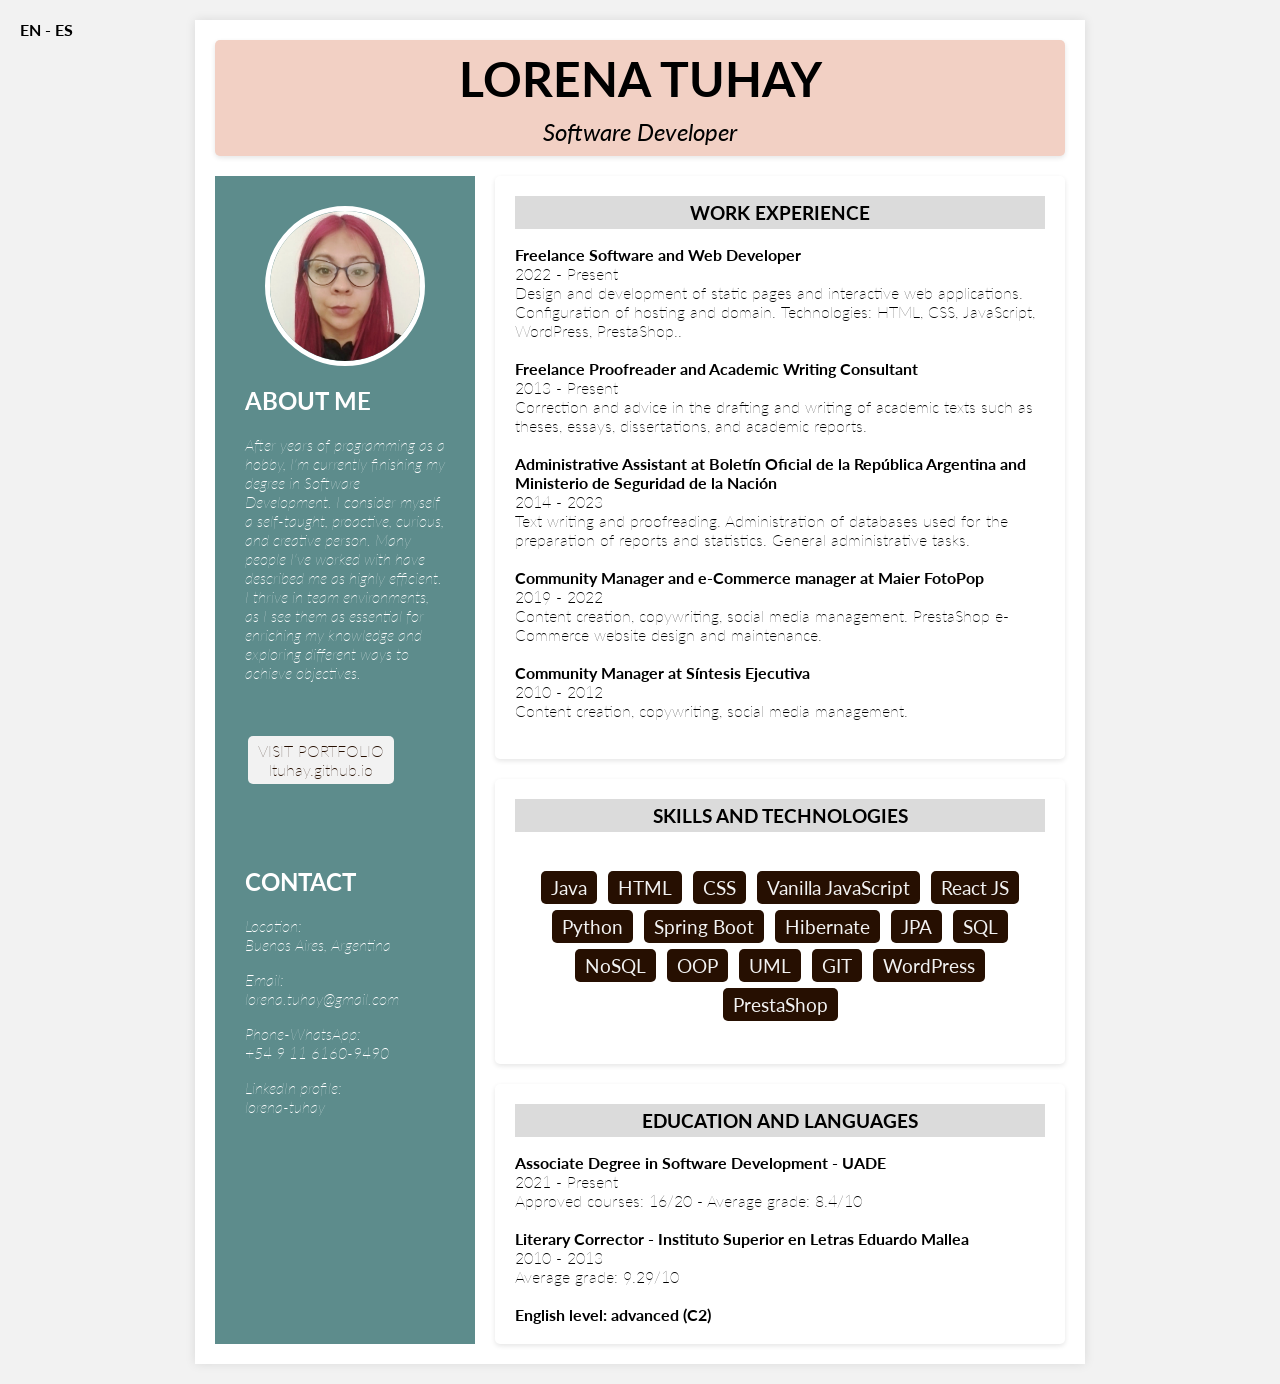
<file: index.html>
<!DOCTYPE html>
<html lang="en">

<head>
  <meta charset="UTF-8">
  <meta name="viewport" content="width=device-width, initial-scale=1.0">
  <title>Lorena Tuhay's CV</title>
  <link rel="stylesheet" href="styles.css">
</head>

<body>
  <div class="languaje">
    EN - <a class="languajel" href="https://ltuhay.github.io/cv-es/">ES</a>
  </div>
  <div class="container">
    <header>
      <div class="header-content">
        <div class="header-text">
          <h1>LORENA TUHAY</h1>
          <p class="developer">Software Developer</p>
        </div>
      </div>
    </header>
    <div class="side-column">
      <div class="personal-info">
        <img class="pic" src="pic.jpg">
        <div class="personal">
          <h2>ABOUT ME</h2>
          <p>After years of programming as a hobby, I'm currently finishing my degree in Software Development. I
            consider myself a self-taught, proactive, curious, and creative person. Many people I've worked with have
            described me as highly efficient. I thrive in team environments, as I see them as essential for enriching my
            knowledge and exploring different ways to achieve objectives.
          </p>
          <br>
          <p><a class="portfolio-link" href='https://ltuhay.github.io/' target="_blank">VISIT PORTFOLIO<br>
              ltuhay.github.io</a></p>
        </div>
        <div class="contact">
          <h2>CONTACT</h2>
          <p>Location: <br>Buenos Aires, Argentina</p>
          <p>Email: <br><a class="link-data" href="mailto:lorena.tuhay@gmail.com">lorena.tuhay@gmail.com</a></p>
          <p>Phone-WhatsApp: <br><a class="link-data" href="https://wa.me/5491161609490">+54 9 11 6160-9490</a></p>
          <p>LinkedIn profile: <br><a class="link-data"
              href="https://www.linkedin.com/in/lorena-tuhay-292085218/">lorena-tuhay</a></p>
        </div>
      </div>
    </div>

    <div class="section educ">
      <h2>EDUCATION AND LANGUAGES</h2>
      <p class="subt">Associate Degree in Software Development - UADE</p>
      <p class="text">2021 - Present </p>
      <p class="text">Approved courses: 16/20 - Average grade: 8.4/10</p>
      <br>
      <p class="subt">Literary Corrector - Instituto Superior en Letras Eduardo Mallea</p>
      <p class="text">2010 - 2013 </p>
      <p class="text">Average grade: 9.29/10</p>
      <br>
      <p class="subt">English level: advanced (C2)</p>
    </div>
    <div class="section sw">
      <h2>SKILLS AND TECHNOLOGIES</h2>
      <div class="skillbox">
        <span class="skill">Java</span>
        <span class="skill">HTML</span>
        <span class="skill">CSS</span>
        <span class="skill">Vanilla JavaScript</span>
        <span class="skill">React JS</span>
        <span class="skill">Python</span>
        <span class="skill">Spring Boot</span>
        <span class="skill">Hibernate</span>
        <span class="skill">JPA</span>
        <span class="skill">SQL</span>
        <span class="skill">NoSQL</span>
        <span class="skill">OOP</span>
        <span class="skill">UML</span>
        <span class="skill">GIT</span>
        <span class="skill">WordPress</span>
        <span class="skill">PrestaShop</span>
      </div>
    </div>
    <div class="section xp">
      <h2>WORK EXPERIENCE</h2>
      <p class="subt">Freelance Software and Web Developer </p>
      <p class="text">2022 - Present </p>
      <p class="text">Design and development of static pages and interactive web applications. Configuration of hosting
        and domain. Technologies: HTML, CSS, JavaScript, WordPress, PrestaShop..</p>
      <br>
      <p class="subt">Freelance Proofreader and Academic Writing Consultant</p>
      <p class="text">2013 - Present </p>
      <p class="text">Correction and advice in the drafting and writing of academic texts such as theses, essays,
        dissertations, and academic reports. </p>
      <br>
      <p class="subt">Administrative Assistant at Boletín Oficial de la República Argentina and Ministerio de Seguridad de la Nación</p>
      <p class="text">2014 - 2023 </p>
      <p class="text">Text writing and proofreading. Administration of databases used for the preparation of reports and statistics. General administrative tasks. </p>
      <br>
      <p class="subt">Community Manager and e-Commerce manager at Maier FotoPop</p>
      <p class="text">2019 - 2022 </p>
      <p class="text">Content creation, copywriting, social media management. PrestaShop e-Commerce website design and
        maintenance. </p>
      <br>
      <p class="subt">Community Manager at Síntesis Ejecutiva</p>
      <p class="text">2010 - 2012 </p>
      <p class="text">Content creation, copywriting, social media management. </p>
      <br>
    </div>


    <div class="footer">
      <h2>CONTACT</h2>
      <table class="contact-table">
        <tr>
          <td>
            <p>Location: <br>Buenos Aires, Argentina</p>
            <p>Email: <br><a class="link-data" href="mailto:lorena.tuhay@gmail.com">lorena.tuhay@gmail.com</a></p>
          </td>
          <td>
            <p>Phone-WhatsApp: <br><a class="link-data" href="https://wa.me/5491161609490">+54 9 11 6160-9490</a></p>
            <p>LinkedIn profile: <br><a class="link-data"
                href="https://www.linkedin.com/in/lorena-tuhay-292085218/">lorena-tuhay</a></p>
          </td>
        </tr>
      </table>
    </div>
  </div>
</body>

</html>
</file>
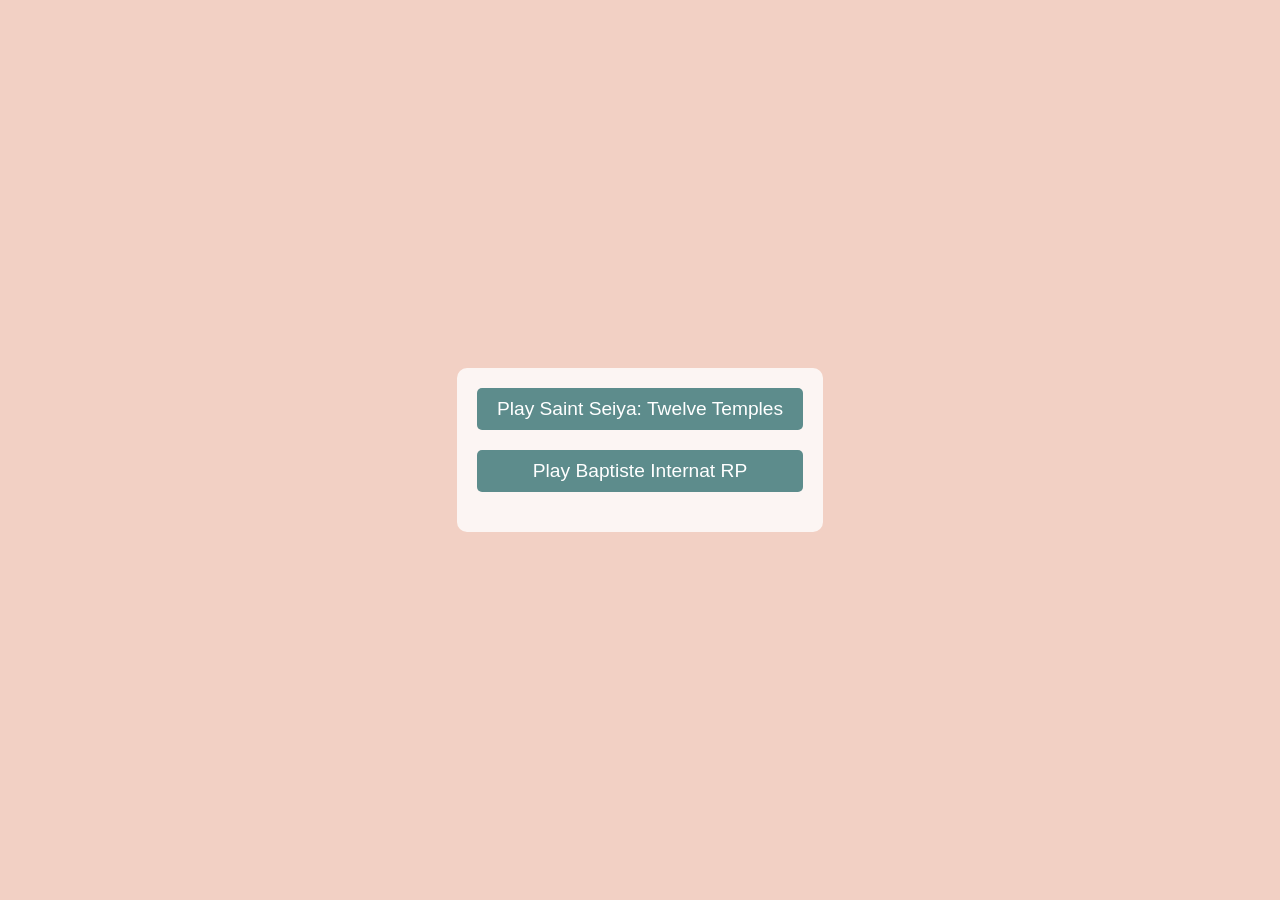
<file: games.html>
<!DOCTYPE html>
<html lang="es">
<head>
<meta charset="UTF-8">
<meta name="viewport" content="width=device-width, initial-scale=1.0">
<title>Ren'Py</title>
<link rel="stylesheet" href="games.css">
</head>
<body>
<div class="game-list">
  <div class="game-option">
    <a class="game-link" href="https://ltuhay.github.io/twelve-temples/">Play Saint Seiya: Twelve Temples</a>
  </div>
  <div class="game-option">
    <a class="game-link" href="https://ltuhay.github.io/baptiste-en/">Play Baptiste Internat RP</a>
  </div>
</div>
</body>
</html>
</file>
<file: styles.css>
@import url('https://fonts.googleapis.com/css2?family=Lato:wght@900&display=swap');

@import url('https://fonts.googleapis.com/css2?family=Lato:ital,wght@0,400;0,900;1,400&family=Lora:ital@1&family=Oswald:wght@200;700&display=swap');


body {
  background-color: #F2F2F2;
  margin: 0;
  padding: 0;
  font-family: Lato;
}

.container {
  max-width: 850px;
  margin: 20px auto;
  background-color: white;
  padding: 20px;
  box-shadow: 0 0 10px rgba(0, 0, 0, 0.1);
  display: grid;
  grid-template-columns:  1fr 1fr 1fr 1fr;    
  grid-template-rows: 0.1fr 1fr;
  grid-gap: 20px;
}

header {
  grid-column-start:1;
  grid-column-end:5;
  grid-row-start:1;
  grid-row-end:2;
  background-color: #F2D0C4;
  text-align: center;
  border-radius: 5px;
  box-shadow: 0 2px 5px rgba(0, 0, 0, 0.1);
}

.side-column {
  grid-column-start: 1;    
  grid-column-end: 1;
  grid-row-start: 2;
  grid-row-end: 5;
  padding: 10px 20px 20px 20px;
  background-color: #5D8C8C;
  color: white;

}

.pic {
  margin-bottom: 20px;
  float: left; 
  margin-right: 20px; 
  margin-left: 20px;
  width: 150px;
  height: 150px;
  border-radius: 50%;
  border: 5px solid white;
}

.personal-info {
  padding: 20px 10px 10px 10px;
  border-radius: 5px;
}

.personal-info div {
  margin-bottom: 5em;
}


h1 {
  color: black;
  text-align: center;
  font-size: 3em;
  margin: 10px;
}

.portfolio-link {
  display: inline-block;
  background-color: #F2F2F2;
  color: #260F01;
  padding: 5px 10px;
  margin: 3px;
  border-radius: 5px;
  text-decoration: none;
  font-style: normal;
  text-align: center;
}

.portfolio-link:hover {
  color: #F2F2F2;
  background-color: #260F01;
}

.developer {
  color: black;
  text-align: center;
  font-size: 1.5em;
  padding: 0;
  margin: 10px;
  font-style: italic;
}

.section {
  background-color: white;
  padding: 20px;
  border-radius: 5px;
  box-shadow: 0 2px 5px rgba(0, 0, 0, 0.1);
}

.xp {
  grid-column-start:2;
  grid-column-end: 5;
  grid-row-start:2;
  grid-row-end:3;
}

.sw {
  grid-column-start:2;
  grid-column-end: 5;
  grid-row-start:3;
  grid-row-end:4;
}

.proj {
  grid-column-start:1;
  grid-column-end: 5;
  grid-row-start:5;
  grid-row-end:6;

}

.educ {
  grid-column-start:2;
  grid-column-end: 5;
  grid-row-start:4;
  grid-row-end:5;
}

.educ h2, .sw h2, .xp h2, .proj h2 {
  background-color: #dbdbdb;
  margin-top: 0;
  padding: 5px;
  font-size: 1.2em;
  text-align: center;
}

.subt {
  font-weight: bold;
}

.text {
  font-weight: lighter;
}



.personal-info p {
  font-style: italic;
  font-weight: lighter;
}

.subt, .text {
  margin: 0;
}

.skillbox {
  padding: 20px;
  font-size: larger;
  text-align: center;
}

.skill {
  display: inline-block;
  background-color: #260F01;
  color: #F2F2F2;
  padding: 5px 10px;
  margin: 3px;
  border-radius: 5px;
}

.skill:hover {
  background-color: #F2F2F2;
  color: #260F01;
}


.link-data {
  text-decoration: none; 
  color: white;
}

.link-data:hover {
  text-decoration: underline; 
}

.hl {
  display: inline-block;
  background-color:#F2D0C4;
  padding: 1px;
  margin: 1px;
  border-radius: 5px;
}

.link {
  color: #5D8C8C;
  font-style: italic;
  padding-left: 5px;
  text-decoration: underline;
  font-weight: bold;
}

.link:hover {
  text-decoration: none;
}

.languaje {
  position: absolute; 
  top: 10px; 
  left: 10px;
  padding: 5px;
  margin: 5px;
  font-weight: bolder;
}

.languajel {
  color: black;
  text-decoration: none;
}

.languajel:hover {
  text-decoration: underline
}

.footer {
  display:none;
}


@media (max-width: 768px) {
  .container {
    display: grid;
    grid-template-columns: 1fr;    
    grid-template-rows: 0.5fr; 
    grid-gap: 10px;
  }

  header {
    flex-direction: column;
    align-items: center; 
  }

  h1 { 
    font-size: 2em;
  }

  .developer {
    font-size: 1em;
  }

  .header-content {
    display: flex;
    flex-direction: column;
    align-items: center;
    padding: 10px;
  }

  .pic {
    width: 150px;
    height: 150px;
    float: none; 
    margin: 0 auto 5px; 
  }



  .side-column{  
    grid-column-start:1;
    grid-column-end:5;
    grid-row-start: 2;
    grid-row-end: 3;
    padding: 0px;
  }

  .educ {
    grid-column-start:1;
    grid-column-end:5;
    grid-row-start: 5;
    grid-row-end: 6;
  }

.sw {
    grid-column-start:1;
    grid-column-end:5;
    grid-row-start: 4;
    grid-row-end: 5;
}

.proj {
  grid-column-start:1;
  grid-column-end:5;
  grid-row-start: 6;
  grid-row-end: 7;

}

.xp {
  grid-column-start:1;
  grid-column-end:5;
  grid-row-start: 3;
  grid-row-end: 4;
}

  .section {
    padding: 10px; 
  }

  .personal-info {
    text-align: center;
    margin: auto;
  }

  .contact {
    display:none;
  }


  .footer {
    display:inline;
    grid-column-start:1;
    grid-column-end:5;
    grid-row-start:7;
    grid-row-end:8;
    background-color: #5D8C8C;
    color: white;
    text-align: center;
    border-radius: 5px;
    box-shadow: 0 2px 5px rgba(0, 0, 0, 0.1);
    padding: 10px 10px 10px 10px;
  }
  
  .contact-table {
    width: 100%;
    table-layout: fixed;
  }
  
  .contact-table td {
    padding: 10px;
    text-align: left;
  }
  

}
</file>
<file: games.css>
body {
    font-family: Arial, sans-serif;
    background-color: #F2D0C4;
    margin: 0;
    padding: 0;
    display: flex;
    justify-content: center;
    align-items: center;
    height: 100vh;
  }
  
  .game-list {
    background-color: rgba(255, 255, 255, 0.8);
    border-radius: 10px;
    padding: 20px;
    max-width: 80%;
    text-align: center;
  }
  
  .game-option {
    margin-bottom: 20px;
  }
  
  .game-link {
    background-color: #5D8C8C;
    color: white;
    padding: 10px 20px;
    border-radius: 5px;
    text-decoration: none;
    font-size: 1.2em;
    display: block;
    transition: background-color 0.3s;
  }
  
  .game-link:hover {
    background-color: #306060;
  }
</file>
